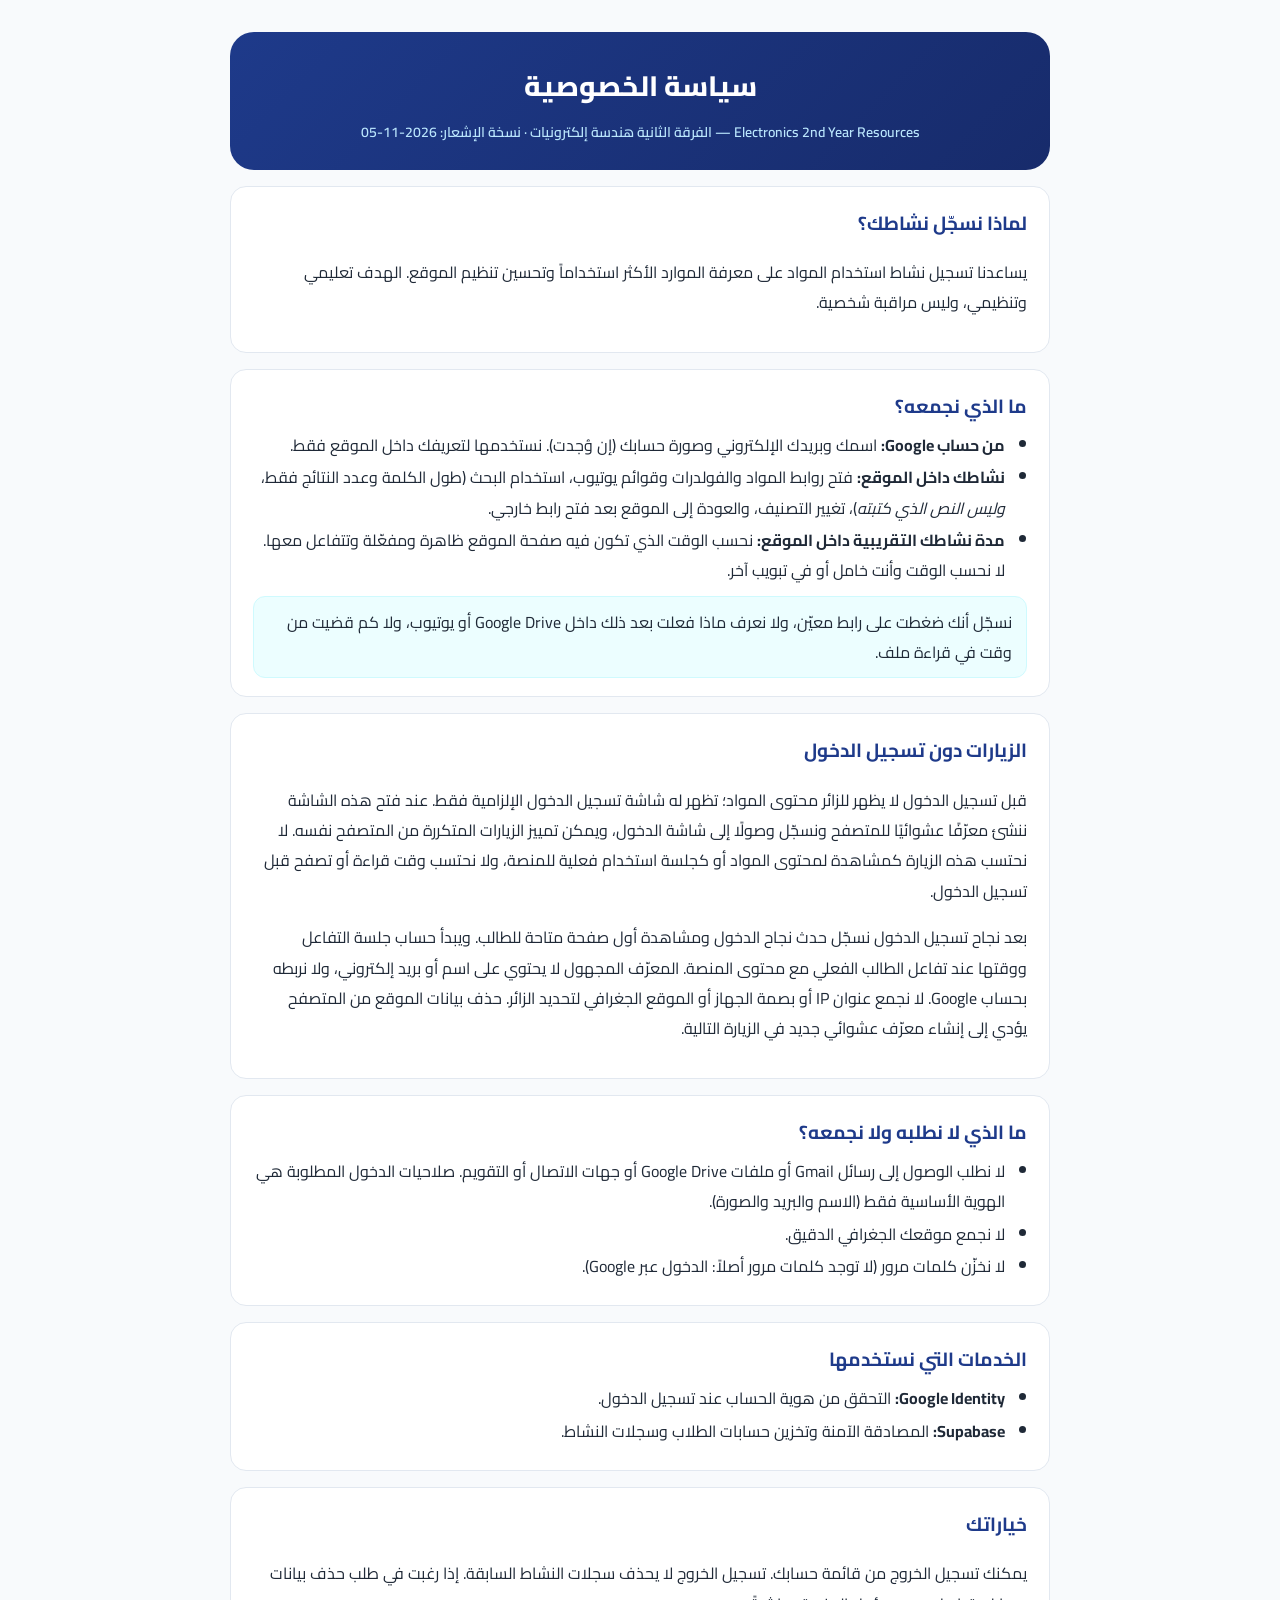
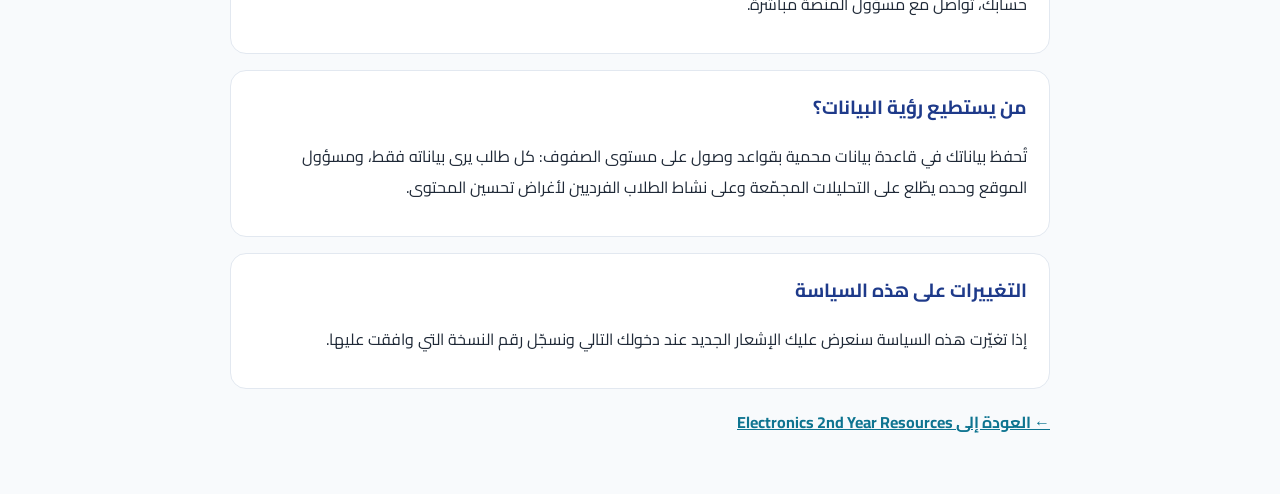
<file: privacy.html>
<!DOCTYPE html>
<html lang="ar" dir="rtl">
<head>
<meta charset="utf-8">
<meta name="viewport" content="width=device-width, initial-scale=1">
<title>Privacy Policy — Electronics 2nd Year Resources</title>
<link rel="preconnect" href="https://fonts.googleapis.com">
<link rel="preconnect" href="https://fonts.gstatic.com" crossorigin>
<link href="https://fonts.googleapis.com/css2?family=Cairo:wght@400;600;700;800&display=swap" rel="stylesheet">
<link rel="stylesheet" href="css/privacy.css">
</head>
<body>
<main class="wrap">
  <header class="hero">
    <h1>سياسة الخصوصية</h1>
    <p>Electronics 2nd Year Resources — الفرقة الثانية هندسة إلكترونيات · نسخة الإشعار: 2026-11-05</p>
  </header>

  <section>
    <h2>لماذا نسجّل نشاطك؟</h2>
    <p>يساعدنا تسجيل نشاط استخدام المواد على معرفة الموارد الأكثر استخداماً وتحسين تنظيم الموقع. الهدف تعليمي وتنظيمي، وليس مراقبة شخصية.</p>
  </section>

  <section>
    <h2>ما الذي نجمعه؟</h2>
    <ul>
      <li><strong>من حساب Google:</strong> اسمك وبريدك الإلكتروني وصورة حسابك (إن وُجدت). نستخدمها لتعريفك داخل الموقع فقط.</li>
      <li><strong>نشاطك داخل الموقع:</strong> فتح روابط المواد والفولدرات وقوائم يوتيوب، استخدام البحث (طول الكلمة وعدد النتائج فقط، <em>وليس النص الذي كتبته</em>)، تغيير التصنيف، والعودة إلى الموقع بعد فتح رابط خارجي.</li>
      <li><strong>مدة نشاطك التقريبية داخل الموقع:</strong> نحسب الوقت الذي تكون فيه صفحة الموقع ظاهرة ومفعّلة وتتفاعل معها. لا نحسب الوقت وأنت خامل أو في تبويب آخر.</li>
    </ul>
    <p class="callout">نسجّل أنك ضغطت على رابط معيّن، ولا نعرف ماذا فعلت بعد ذلك داخل Google Drive أو يوتيوب، ولا كم قضيت من وقت في قراءة ملف.</p>
  </section>

  <section>
    <h2>الزيارات دون تسجيل الدخول</h2>
    <p>قبل تسجيل الدخول لا يظهر للزائر محتوى المواد؛ تظهر له شاشة تسجيل الدخول الإلزامية فقط. عند فتح هذه الشاشة ننشئ معرّفًا عشوائيًا للمتصفح ونسجّل وصولًا إلى شاشة الدخول، ويمكن تمييز الزيارات المتكررة من المتصفح نفسه. لا نحتسب هذه الزيارة كمشاهدة لمحتوى المواد أو كجلسة استخدام فعلية للمنصة، ولا نحتسب وقت قراءة أو تصفح قبل تسجيل الدخول.</p>
    <p>بعد نجاح تسجيل الدخول نسجّل حدث نجاح الدخول ومشاهدة أول صفحة متاحة للطالب. ويبدأ حساب جلسة التفاعل ووقتها عند تفاعل الطالب الفعلي مع محتوى المنصة. المعرّف المجهول لا يحتوي على اسم أو بريد إلكتروني، ولا نربطه بحساب Google. لا نجمع عنوان IP أو بصمة الجهاز أو الموقع الجغرافي لتحديد الزائر. حذف بيانات الموقع من المتصفح يؤدي إلى إنشاء معرّف عشوائي جديد في الزيارة التالية.</p>
  </section>

  <section>
    <h2>ما الذي لا نطلبه ولا نجمعه؟</h2>
    <ul>
      <li>لا نطلب الوصول إلى رسائل Gmail أو ملفات Google Drive أو جهات الاتصال أو التقويم. صلاحيات الدخول المطلوبة هي الهوية الأساسية فقط (الاسم والبريد والصورة).</li>
      <li>لا نجمع موقعك الجغرافي الدقيق.</li>
      <li>لا نخزّن كلمات مرور (لا توجد كلمات مرور أصلاً: الدخول عبر Google).</li>
    </ul>
  </section>

  <section>
    <h2>الخدمات التي نستخدمها</h2>
    <ul>
      <li><strong>Google Identity:</strong> التحقق من هوية الحساب عند تسجيل الدخول.</li>
      <li><strong>Supabase:</strong> المصادقة الآمنة وتخزين حسابات الطلاب وسجلات النشاط.</li>
    </ul>
  </section>

  <section>
    <h2>خياراتك</h2>
    <p>يمكنك تسجيل الخروج من قائمة حسابك. تسجيل الخروج لا يحذف سجلات النشاط السابقة. إذا رغبت في طلب حذف بيانات حسابك، تواصل مع مسؤول المنصة مباشرةً.</p>
  </section>

  <section>
    <h2>من يستطيع رؤية البيانات؟</h2>
    <p>تُحفظ بياناتك في قاعدة بيانات محمية بقواعد وصول على مستوى الصفوف: كل طالب يرى بياناته فقط، ومسؤول الموقع وحده يطّلع على التحليلات المجمّعة وعلى نشاط الطلاب الفرديين لأغراض تحسين المحتوى.</p>
  </section>

  <section>
    <h2>التغييرات على هذه السياسة</h2>
    <p>إذا تغيّرت هذه السياسة سنعرض عليك الإشعار الجديد عند دخولك التالي ونسجّل رقم النسخة التي وافقت عليها.</p>
  </section>

  <a class="back" href="./">← العودة إلى Electronics 2nd Year Resources</a>
</main>
</body>
</html>
</file>
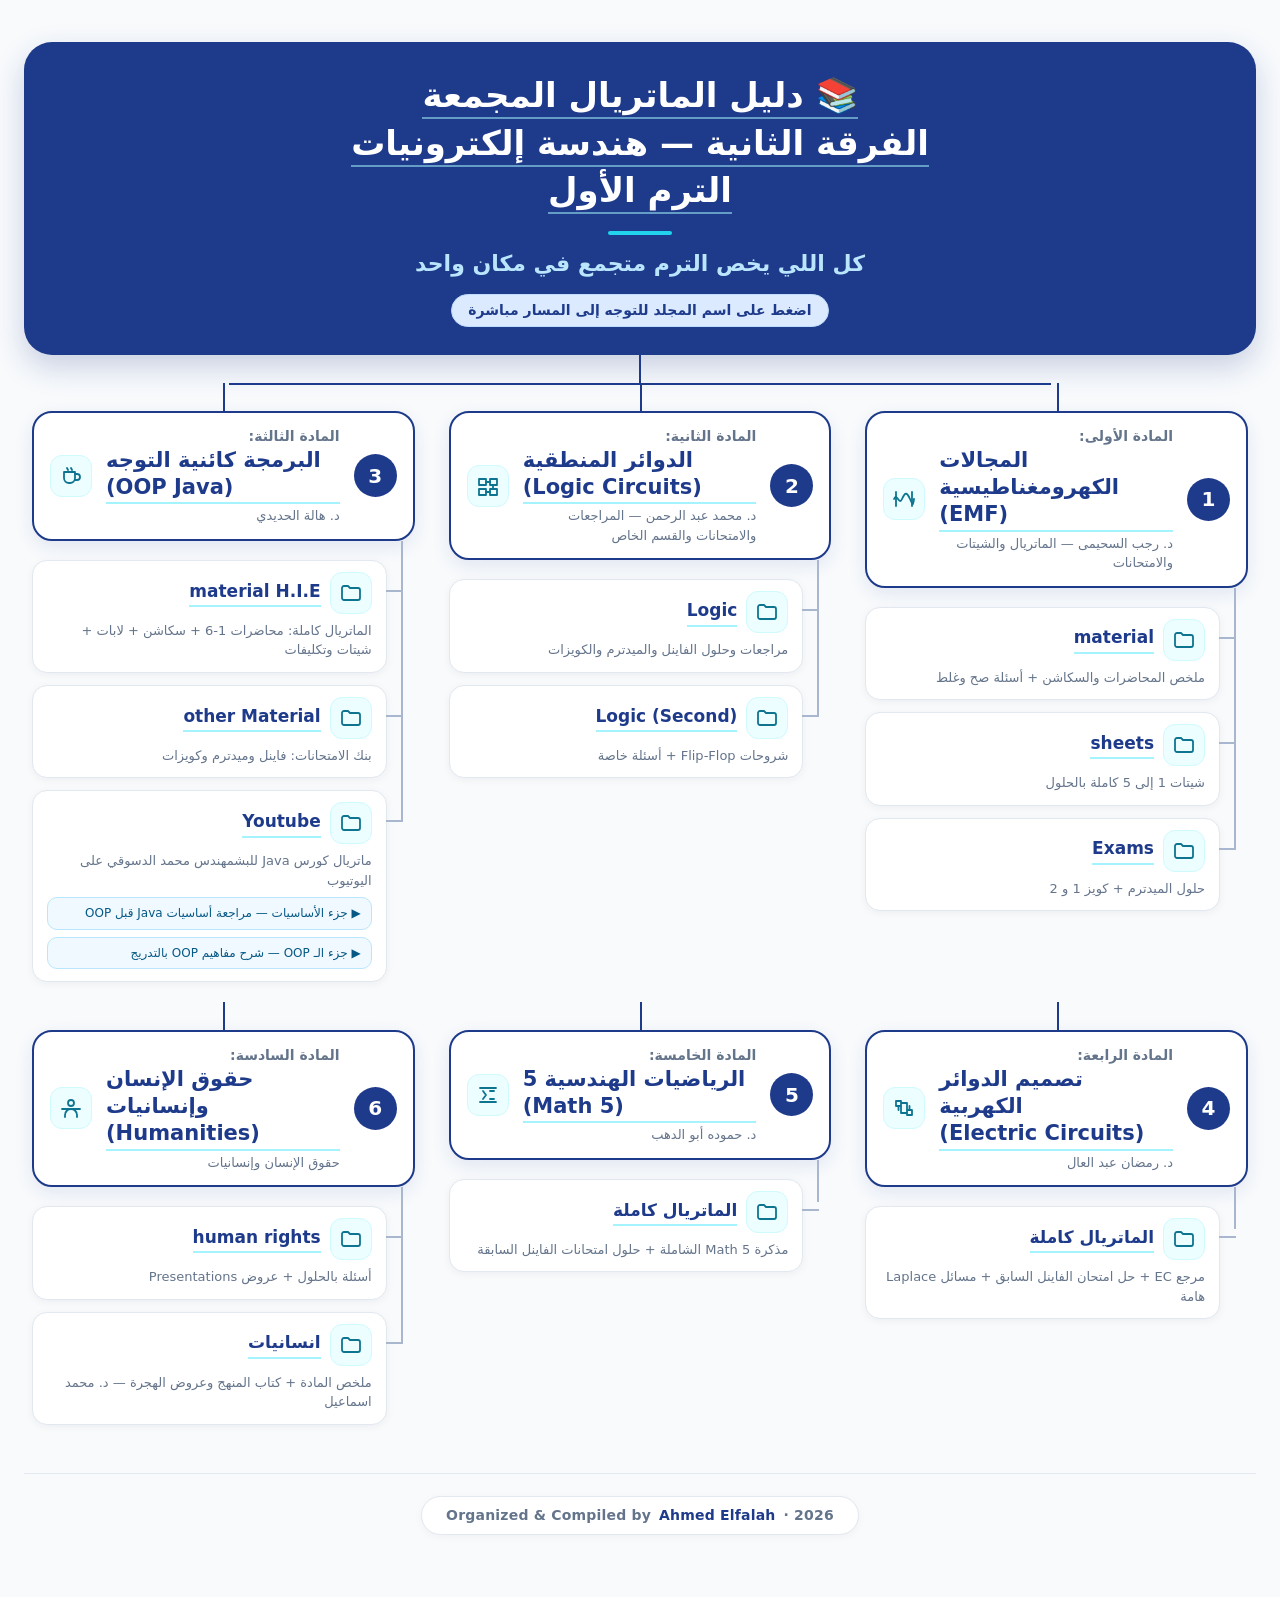
<file: semester1_electronics_content_map.html>
<!DOCTYPE html>
<html lang="ar" dir="rtl">
<head>
<meta charset="utf-8"><meta name="viewport" content="width=device-width,initial-scale=1">
<title>دليل الماتريال المجمعة — الفرقة الثانية هندسة إلكترونيات — الترم الأول</title>
<style>
:root{--navy:#1E3A8A;--navy-deep:#172B6B;--cyan:#0891B2;--cyan-bright:#22D3EE;--cyan-tint:#ECFEFF;--ink:#1F2937;--muted:#64748B;--border:#E2E8F0;--line:#A9B7CE;--bg:#F8FAFC;--chip:#F1F5F9;--badge:#DBEAFE}
*{box-sizing:border-box}html{-webkit-print-color-adjust:exact;print-color-adjust:exact}body{margin:0;background:var(--bg);color:var(--ink);font-family:"Cairo","Segoe UI","Noto Sans Arabic",Tahoma,"DejaVu Sans",Arial,sans-serif;line-height:1.5}.page{width:min(100% - 48px,1640px);margin:auto;padding:42px 0 54px}
.title-card{max-width:1320px;margin:auto;text-align:center;background:var(--navy);color:#fff;border-radius:28px;padding:30px 40px 28px;box-shadow:0 12px 30px #1e3a8a38}.title-card h1{margin:0;font-size:34px;line-height:1.4;font-weight:800}.title-card h1 a{color:#fff;text-decoration:none;border-bottom:2px solid #a5f3fc88;padding-bottom:2px}.title-rule{width:64px;height:4px;border-radius:4px;background:var(--cyan-bright);margin:16px auto 12px}.author{margin:0;font-size:22px;font-weight:700;color:#bae6fd}.hint{display:inline-block;margin-top:14px;padding:5px 16px;background:var(--badge);color:var(--navy);border:1px solid #bfdbfe;border-radius:999px;font-size:14px;font-weight:600}
.tree{position:relative;padding-top:56px}.tree:before{content:"";position:absolute;top:0;left:50%;width:2px;height:29px;margin-left:-1px;background:var(--navy)}.branches{display:grid;grid-template-columns:repeat(3,1fr);gap:48px 18px;position:relative}.branches:before{content:"";position:absolute;top:-28px;left:16.66%;right:16.66%;height:2px;background:var(--navy)}.branch{position:relative;padding:0 8px}.branch:before{content:"";position:absolute;top:-28px;left:50%;width:2px;height:28px;background:var(--navy)}
.branch-card{display:flex;align-items:center;gap:14px;background:#fff;border:2px solid var(--navy);border-radius:20px;padding:13px 16px;box-shadow:0 6px 18px #1e3a8a1a;min-height:94px}.branch-card:hover{border-color:var(--cyan);box-shadow:0 8px 22px #0891b22e}.num{flex:none;width:43px;height:43px;border-radius:50%;background:var(--navy);color:#fff;display:grid;place-items:center;font-size:20px;font-weight:800}.branch-text{flex:1;min-width:0}.branch-label{display:block;font-size:14px;color:var(--muted);font-weight:600}.branch-name{font-size:21px;font-weight:800;line-height:1.3}.branch-sub{margin:2px 0 0;font-size:13px;color:var(--muted)}.ico{flex:none;width:42px;height:42px;border-radius:12px;display:grid;place-items:center;background:var(--cyan-tint);color:#0e7490;border:1px solid #cffafe}.ico svg{width:24px;height:24px;fill:none;stroke:currentColor;stroke-width:1.8;stroke-linecap:round;stroke-linejoin:round}
.folder{display:inline-block;direction:ltr;unicode-bidi:isolate;color:var(--navy);font-weight:700;text-decoration:none;border-bottom:2px solid #a5f3fc;padding-bottom:1px}.folder:hover{background:var(--cyan-tint);border-bottom-color:var(--cyan)}.linked .folder:focus-visible{outline:3px solid var(--cyan-bright);outline-offset:3px;border-radius:6px}.branch-body{margin-top:19px}.stack{position:relative;display:flex;flex-direction:column;gap:12px;padding-inline-start:28px}.stack>.card:before{content:"";position:absolute;inset-inline-start:-17px;top:29px;width:17px;height:2px;background:var(--line)}.stack>.card:after{content:"";position:absolute;inset-inline-start:-17px;width:2px;top:-12px;bottom:-12px;background:var(--line)}.stack>.card:first-child:after{top:-20px}.stack>.card:last-child:after{bottom:auto;height:42px}.card{position:relative;background:#fff;border:1px solid var(--border);border-radius:15px;padding:11px 14px 12px;box-shadow:0 2px 8px #0f172a0d}.card.linked:hover{border-color:var(--cyan-bright);box-shadow:0 6px 16px #0891b228}.card-head{display:flex;align-items:center;gap:9px;min-height:32px}.card-head .folder,.card-title{font-size:17px}.card-title{font-weight:700;color:var(--navy)}.desc{margin:7px 0 0;font-size:13px;color:var(--muted);line-height:1.5}.items{list-style:none;margin:5px 0 0;padding:0}.items li{position:relative;padding-inline-start:16px;font-size:13px;line-height:1.65}.items li:before{content:"";position:absolute;inset-inline-start:2px;top:.85em;width:5px;height:5px;border-radius:50%;background:var(--cyan-bright)}.ltr{direction:ltr;unicode-bidi:isolate;display:inline-block}.sub{position:relative;margin-top:8px;background:var(--bg);border:1px solid var(--border);border-radius:11px;padding:8px 11px}.sub:hover{border-color:var(--cyan-bright);background:#fff}.sub .card-head{min-height:26px}.sub .card-head .folder{font-size:15px}.sub .ico{width:27px;height:27px;border-radius:8px}.sub .ico svg{width:16px;height:16px}.count{display:inline-block;margin-top:7px;padding:2px 8px;background:#eff6ff;color:#1e3a8a;border-radius:999px;font-size:11px;font-weight:700}.playlist{display:block;margin-top:7px;padding:7px 10px;border:1px solid #bae6fd;border-radius:10px;background:#f0f9ff;color:#075985;text-decoration:none;font-size:12px;line-height:1.35}.playlist:hover{background:#cffafe;border-color:var(--cyan-bright)}
.site-footer{margin-top:48px;text-align:center;padding:22px 0 8px;border-top:1px solid var(--border)}
.credit-badge{display:inline-flex;align-items:center;gap:8px;padding:8px 24px;background:#fff;border:1px solid var(--border);border-radius:999px;box-shadow:0 2px 8px #0f172a0a;color:var(--muted);font-size:14px;font-weight:600;direction:ltr;unicode-bidi:isolate;letter-spacing:.2px}
.credit-badge strong{color:var(--navy);font-weight:800}
@media(max-width:1180px){.branches{grid-template-columns:repeat(2,1fr)}.branches:before{display:none}.branch:before{display:none}}@media(max-width:680px){.page{width:calc(100% - 24px);padding-top:22px}.title-card h1{font-size:25px}.title-card{padding:24px 18px}.branches{grid-template-columns:1fr}.tree{padding-top:28px}.tree:before{display:none}}
@page{size:1720px 1400px;margin:0}@media print{body{background:var(--bg)}.page{width:1640px;padding-top:42px}.branches{grid-template-columns:repeat(3,1fr)}.branch-card,.card,.title-card{break-inside:avoid}}
</style>
</head>
<body>
<svg width="0" height="0" style="position:absolute" aria-hidden="true"><defs>
<symbol id="i-root" viewBox="0 0 24 24"><path d="M3 7a2 2 0 0 1 2-2h4l2 2h8a2 2 0 0 1 2 2v8a2 2 0 0 1-2 2H5a2 2 0 0 1-2-2z"/></symbol>
<symbol id="i-wave" viewBox="0 0 24 24"><path d="M2 12c3-7 5 7 8 0s5-7 8 0 3 7 4 0"/><path d="M4 5v14M20 5v14"/></symbol>
<symbol id="i-logic" viewBox="0 0 24 24"><path d="M3 5h7v6H3zM14 5h7v6h-7zM3 15h7v6H3zM14 15h7v6h-7z"/><path d="M10 8h4M17 11v4M10 18h4"/></symbol>
<symbol id="i-coffee" viewBox="0 0 24 24"><path d="M5 8h11v6a5 5 0 0 1-5 5H10a5 5 0 0 1-5-5z"/><path d="M16 10h2a3 3 0 0 1 0 6h-2M8 4c0 1 1 1 1 2M12 4c0 1 1 1 1 2"/></symbol>
<symbol id="i-circuit" viewBox="0 0 24 24"><path d="M4 5h5v5H4zM15 14h5v5h-5zM9 7h6v10H9z"/><path d="M6.5 10v4M17.5 10v4"/></symbol>
<symbol id="i-math" viewBox="0 0 24 24"><path d="M4 5h16M4 19h16M7 8l3 4-3 4M14 8h4M14 16h4"/></symbol>
<symbol id="i-human" viewBox="0 0 24 24"><circle cx="12" cy="7" r="3"/><path d="M6 21v-2a6 6 0 0 1 12 0v2M3 13h18"/></symbol>
<symbol id="i-folder" viewBox="0 0 24 24"><path d="M3 7a2 2 0 0 1 2-2h4l2 2h8a2 2 0 0 1 2 2v8a2 2 0 0 1-2 2H5a2 2 0 0 1-2-2z"/></symbol>
<symbol id="i-file" viewBox="0 0 24 24"><path d="M14 3H7a2 2 0 0 0-2 2v14a2 2 0 0 0 2 2h10a2 2 0 0 0 2-2V8z"/><path d="M14 3v5h5"/></symbol>
</defs></svg>
<main class="page">
<header class="title-card"><h1><a href="https://drive.google.com/drive/folders/1bzeSTyWumsJ3hBC5F2vBu9RWhMymVOnP" target="_blank" rel="noopener">📚 دليل الماتريال المجمعة<br>الفرقة الثانية — هندسة إلكترونيات<br>الترم الأول</a></h1><div class="title-rule"></div><p class="author">كل اللي يخص الترم متجمع في مكان واحد</p><span class="hint">اضغط على اسم المجلد للتوجه إلى المسار مباشرة</span></header>
<div class="tree"><div class="branches">
<section class="branch"><div class="branch-card"><span class="num">1</span><div class="branch-text"><span class="branch-label">المادة الأولى:</span><a class="folder branch-name" href="https://drive.google.com/drive/folders/1ObIiM7q7myJtpnN-LddSD06MQeb66fkB" target="_blank">المجالات الكهرومغناطيسية <span class="ltr">(EMF)</span></a><p class="branch-sub">د. رجب السحيمى — الماتريال والشيتات والامتحانات</p></div><span class="ico"><svg><use href="#i-wave"/></svg></span></div><div class="branch-body"><div class="stack"><article class="card linked"><div class="card-head"><span class="ico"><svg><use href="#i-folder"/></svg></span><a class="folder" href="https://drive.google.com/drive/folders/11uJnVqIpCF3Wy2VzAVCDoJ6vnZ9dacFW" target="_blank">material</a></div><p class="desc">ملخص المحاضرات والسكاشن + أسئلة صح وغلط</p></article><article class="card linked"><div class="card-head"><span class="ico"><svg><use href="#i-folder"/></svg></span><a class="folder" href="https://drive.google.com/drive/folders/1mXY9NP1Sq3pKexiRKuO17ZIRJ8_qFqmO" target="_blank">sheets</a></div><p class="desc">شيتات 1 إلى 5 كاملة بالحلول</p></article><article class="card linked"><div class="card-head"><span class="ico"><svg><use href="#i-folder"/></svg></span><a class="folder" href="https://drive.google.com/drive/folders/18rInBwg3HI83y5wf_RTmvjb3Qtp9UrDk" target="_blank">Exams</a></div><p class="desc">حلول الميدترم + كويز 1 و 2</p></article></div></div></section>
<section class="branch"><div class="branch-card"><span class="num">2</span><div class="branch-text"><span class="branch-label">المادة الثانية:</span><a class="folder branch-name" href="https://drive.google.com/drive/folders/1A42n3hBNRAqkXXciBXN81FJXt9XaIe-n" target="_blank">الدوائر المنطقية <span class="ltr">(Logic Circuits)</span></a><p class="branch-sub">د. محمد عبد الرحمن — المراجعات والامتحانات والقسم الخاص</p></div><span class="ico"><svg><use href="#i-logic"/></svg></span></div><div class="branch-body"><div class="stack"><article class="card linked"><div class="card-head"><span class="ico"><svg><use href="#i-folder"/></svg></span><a class="folder" href="https://drive.google.com/drive/folders/1TTcGX2e0Sn4D0pQdOfKmJcORBtVfxkMM" target="_blank">Logic</a></div><p class="desc">مراجعات وحلول الفاينل والميدترم والكويزات</p></article><article class="card linked"><div class="card-head"><span class="ico"><svg><use href="#i-folder"/></svg></span><a class="folder" href="https://drive.google.com/drive/folders/17l2TgNnU401gMaJbHr42JlQ4Ct_nUf_s" target="_blank">Logic (Second)</a></div><p class="desc">شروحات <span class="ltr">Flip-Flop</span> + أسئلة خاصة</p></article></div></div></section>
<section class="branch"><div class="branch-card"><span class="num">3</span><div class="branch-text"><span class="branch-label">المادة الثالثة:</span><a class="folder branch-name" href="https://drive.google.com/drive/folders/1Ct0U9Ia1zM9vhcfZDEkI_ZJCKvdEQ5iY" target="_blank">البرمجة كائنية التوجه <span class="ltr">(OOP Java)</span></a><p class="branch-sub">د. هالة الحديدي</p></div><span class="ico"><svg><use href="#i-coffee"/></svg></span></div><div class="branch-body"><div class="stack"><article class="card linked"><div class="card-head"><span class="ico"><svg><use href="#i-folder"/></svg></span><a class="folder" href="https://drive.google.com/drive/folders/13bO7QHasyGPt26V1WB4fJf_3-gRRZL8b" target="_blank">material H.I.E</a></div><p class="desc">الماتريال كاملة: محاضرات 1-6 + سكاشن + لابات + شيتات وتكليفات</p></article><article class="card linked"><div class="card-head"><span class="ico"><svg><use href="#i-folder"/></svg></span><a class="folder" href="https://drive.google.com/drive/folders/1KtZs0T-kmfao_7h9MXSNIVPAUZ7F3pWE" target="_blank">other Material</a></div><p class="desc">بنك الامتحانات: فاينل وميدترم وكويزات</p></article><article class="card linked"><div class="card-head"><span class="ico"><svg><use href="#i-folder"/></svg></span><a class="folder" href="https://drive.google.com/drive/folders/1uSTPgb9TuprJLaFqRtCxDIxK7BC1r5Op" target="_blank">Youtube</a></div><p class="desc">ماتريال كورس Java للبشمهندس محمد الدسوقي على اليوتيوب</p><a class="playlist" href="https://youtube.com/playlist?list=PL1DUmTEdeA6K7rdxKiWJq6JIxTvHalY8f&amp;si=z8nmHaUdaqSRIdve" target="_blank" rel="noopener">▶ جزء الأساسيات — مراجعة أساسيات Java قبل OOP</a><a class="playlist" href="https://youtube.com/playlist?list=PL1DUmTEdeA6Icttz-O9C3RPRF8R8Px5vk&amp;si=-4a3rKLdl8YQXjPE" target="_blank" rel="noopener">▶ جزء الـ OOP — شرح مفاهيم OOP بالتدريج</a></article></div></div></section>
<section class="branch"><div class="branch-card"><span class="num">4</span><div class="branch-text"><span class="branch-label">المادة الرابعة:</span><a class="folder branch-name" href="https://drive.google.com/drive/folders/10ZRjwWKBCa6XRPZrwcrTDIA3BtpYCJp4" target="_blank">تصميم الدوائر الكهربية <span class="ltr">(Electric Circuits)</span></a><p class="branch-sub">د. رمضان عبد العال</p></div><span class="ico"><svg><use href="#i-circuit"/></svg></span></div><div class="branch-body"><div class="stack"><article class="card linked"><div class="card-head"><span class="ico"><svg><use href="#i-folder"/></svg></span><a class="folder" href="https://drive.google.com/drive/folders/1s6QOcuNwfFiKIfHYpT2-llvKvNsEdSRz" target="_blank">الماتريال كاملة</a></div><p class="desc">مرجع <span class="ltr">EC</span> + حل امتحان الفاينل السابق + مسائل <span class="ltr">Laplace</span> هامة</p></article></div></div></section>
<section class="branch"><div class="branch-card"><span class="num">5</span><div class="branch-text"><span class="branch-label">المادة الخامسة:</span><a class="folder branch-name" href="https://drive.google.com/drive/folders/1q-5GZESVNaLVWnpL3jke22sMvtBkkOLy" target="_blank">الرياضيات الهندسية 5 <span class="ltr">(Math 5)</span></a><p class="branch-sub">د. حموده أبو الدهب</p></div><span class="ico"><svg><use href="#i-math"/></svg></span></div><div class="branch-body"><div class="stack"><article class="card linked"><div class="card-head"><span class="ico"><svg><use href="#i-folder"/></svg></span><a class="folder" href="https://drive.google.com/drive/folders/12Pq4iel8ZXYSNp_5lTGY9YOoKPx-QMM6" target="_blank">الماتريال كاملة</a></div><p class="desc">مذكرة <span class="ltr">Math 5</span> الشاملة + حلول امتحانات الفاينل السابقة</p></article></div></div></section>
<section class="branch"><div class="branch-card"><span class="num">6</span><div class="branch-text"><span class="branch-label">المادة السادسة:</span><a class="folder branch-name" href="https://drive.google.com/drive/folders/1pNgXZpj_CrqV-EtfmDKtCy0hxF8Lb0bV" target="_blank">حقوق الإنسان وإنسانيات <span class="ltr">(Humanities)</span></a><p class="branch-sub">حقوق الإنسان وإنسانيات</p></div><span class="ico"><svg><use href="#i-human"/></svg></span></div><div class="branch-body"><div class="stack"><article class="card linked"><div class="card-head"><span class="ico"><svg><use href="#i-folder"/></svg></span><a class="folder" href="https://drive.google.com/drive/folders/19R7gJt3RUB0xcSvE_GN2m1cW8pyIA5_B" target="_blank">human rights</a></div><p class="desc">أسئلة بالحلول + عروض <span class="ltr">Presentations</span></p></article><article class="card linked"><div class="card-head"><span class="ico"><svg><use href="#i-folder"/></svg></span><a class="folder" href="https://drive.google.com/drive/folders/1m-ycL4YUAeZVb4uKraSlHHEadHiHmp8o" target="_blank">انسانيات</a></div><p class="desc">ملخص المادة + كتاب المنهج وعروض الهجرة — د. محمد اسماعيل</p></article></div></div></section>
</div></div>
<footer class="site-footer">
  <div class="credit-badge">
    Organized &amp; Compiled by <strong>Ahmed Elfalah</strong> &middot; 2026
  </div>
</footer>
</main></body></html>
</file>
<file: css/privacy.css>
:root { --navy: #1E3A8A; --cyan: #0891B2; --ink: #1F2937; --muted: #64748B; --border: #E2E8F0; --bg: #F8FAFC; }
* { box-sizing: border-box; }
body { margin: 0; background: var(--bg); color: var(--ink); font-family: 'Cairo', -apple-system, "Segoe UI", Arial, sans-serif; line-height: 1.9; direction: rtl; }
.wrap { width: min(100% - 32px, 820px); margin: 0 auto; padding: 32px 0 56px; }
header.hero { background: linear-gradient(135deg, #1E3A8A, #172B6B); color: #fff; border-radius: 24px; padding: 28px 28px 24px; text-align: center; }
header.hero h1 { margin: 0; font-size: 28px; font-weight: 800; }
header.hero p { margin: 6px 0 0; color: #BAE6FD; font-weight: 600; font-size: 14px; }
section { background: #fff; border: 1px solid var(--border); border-radius: 16px; padding: 18px 22px; margin-top: 16px; }
h2 { margin: 0 0 6px; font-size: 19px; color: var(--navy); }
ul { margin: 6px 0; padding-inline-start: 22px; }
li { margin: 2px 0; }
a { color: #0E7490; font-weight: 700; }
.back { display: inline-block; margin-top: 18px; }
.callout { background: #ECFEFF; border: 1px solid #CFFAFE; border-radius: 12px; padding: 10px 14px; margin: 10px 0 0; }
</file>
